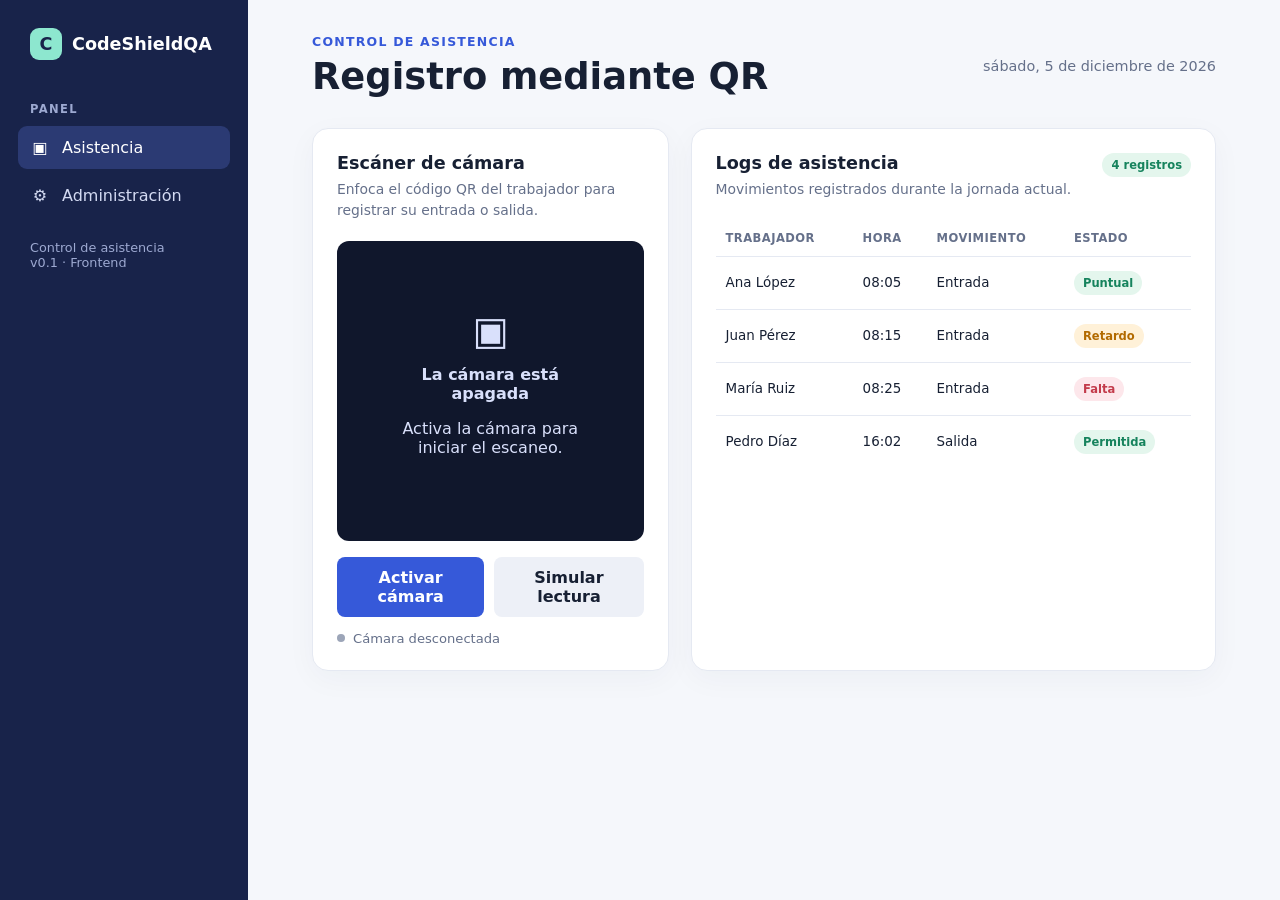
<file: frontend/index.html>
<!doctype html>
<html lang="es">
<head>
  <meta charset="utf-8">
  <meta name="viewport" content="width=device-width, initial-scale=1">
  <meta name="description" content="Registro de asistencia mediante códigos QR">
  <title>CodeShieldQA | Registro de asistencia</title>
  <style>
    :root {
      --ink: #172033;
      --muted: #65708a;
      --line: #e5e9f2;
      --surface: #ffffff;
      --background: #f5f7fb;
      --primary: #3659d9;
      --primary-dark: #2845b5;
      --success: #16835d;
      --warning: #b26a00;
      --danger: #c33b4b;
      font-family: Inter, ui-sans-serif, system-ui, -apple-system, BlinkMacSystemFont, "Segoe UI", sans-serif;
    }

    * { box-sizing: border-box; }
    body { margin: 0; color: var(--ink); background: var(--background); }
    a { color: inherit; text-decoration: none; }
    button { font: inherit; cursor: pointer; }
    .app-shell { display: flex; min-height: 100vh; }
    .sidebar { width: 248px; padding: 28px 18px; color: #fff; background: #18234a; }
    .brand { display: flex; align-items: center; gap: 10px; margin: 0 12px 42px; font-size: 1.1rem; font-weight: 800; }
    .brand-mark { display: grid; width: 32px; height: 32px; place-items: center; color: #18234a; background: #8de7cf; border-radius: 9px; font-weight: 900; }
    .nav-label { margin: 0 12px 10px; color: #9da9d1; font-size: .72rem; font-weight: 700; letter-spacing: .12em; text-transform: uppercase; }
    .nav-link { display: flex; align-items: center; gap: 12px; padding: 12px; margin-bottom: 5px; border-radius: 9px; color: #d3daf2; }
    .nav-link.active, .nav-link:hover { color: #fff; background: #2b3a73; }
    .nav-icon { width: 20px; text-align: center; }
    .sidebar-footer { margin-top: auto; padding: 18px 12px 0; color: #9da9d1; font-size: .8rem; }
    .main { flex: 1; min-width: 0; padding: 34px clamp(22px, 5vw, 64px); }
    .topbar { display: flex; justify-content: space-between; align-items: center; gap: 20px; margin-bottom: 30px; }
    .eyebrow { margin: 0 0 6px; color: var(--primary); font-size: .78rem; font-weight: 800; letter-spacing: .1em; text-transform: uppercase; }
    h1 { margin: 0; font-size: clamp(1.7rem, 3vw, 2.3rem); }
    .date { color: var(--muted); font-size: .9rem; }
    .grid { display: grid; grid-template-columns: minmax(320px, .95fr) minmax(380px, 1.4fr); gap: 22px; }
    .card { padding: 24px; background: var(--surface); border: 1px solid var(--line); border-radius: 16px; box-shadow: 0 8px 30px rgba(30, 45, 80, .04); }
    .card-header { display: flex; justify-content: space-between; align-items: flex-start; gap: 15px; margin-bottom: 20px; }
    h2 { margin: 0; font-size: 1.1rem; }
    .card-subtitle { margin: 6px 0 0; color: var(--muted); font-size: .87rem; line-height: 1.5; }
    .camera-frame { position: relative; display: grid; min-height: 300px; place-items: center; overflow: hidden; background: #10172c; border-radius: 12px; }
    .camera-frame video { display: none; width: 100%; height: 100%; min-height: 300px; object-fit: cover; }
    .camera-frame.is-live video { display: block; }
    .camera-placeholder { max-width: 250px; padding: 20px; color: #d9e0fb; text-align: center; }
    .camera-icon { margin-bottom: 12px; font-size: 2.4rem; }
    .camera-frame.is-live .camera-placeholder { display: none; }
    .scan-line { display: none; position: absolute; width: 75%; height: 2px; background: #8de7cf; box-shadow: 0 0 14px #8de7cf; animation: scan 2.2s ease-in-out infinite; }
    .camera-frame.is-live .scan-line { display: block; }
    @keyframes scan { 0%, 100% { transform: translateY(-100px); } 50% { transform: translateY(100px); } }
    .camera-actions { display: flex; gap: 10px; margin-top: 16px; }
    .button { padding: 11px 16px; border: 0; border-radius: 8px; font-weight: 700; }
    .button-primary { color: #fff; background: var(--primary); }
    .button-primary:hover { background: var(--primary-dark); }
    .button-secondary { color: var(--ink); background: #edf0f7; }
    .status { display: flex; align-items: center; gap: 8px; margin-top: 14px; color: var(--muted); font-size: .82rem; }
    .status-dot { width: 8px; height: 8px; background: #9ca5b8; border-radius: 50%; }
    .status-dot.live { background: var(--success); box-shadow: 0 0 0 4px #d8f3e8; }
    .table-wrap { overflow-x: auto; }
    table { width: 100%; border-collapse: collapse; font-size: .84rem; }
    th { padding: 11px 10px; color: var(--muted); border-bottom: 1px solid var(--line); font-size: .72rem; text-align: left; text-transform: uppercase; letter-spacing: .04em; }
    td { padding: 14px 10px; border-bottom: 1px solid var(--line); white-space: nowrap; }
    tbody tr:last-child td { border-bottom: 0; }
    .badge { display: inline-flex; padding: 5px 9px; border-radius: 999px; font-size: .72rem; font-weight: 700; }
    .badge-success { color: var(--success); background: #e4f6ed; }
    .badge-warning { color: var(--warning); background: #fff1d8; }
    .badge-danger { color: var(--danger); background: #fde7eb; }
    .empty { display: none; padding: 36px 12px; color: var(--muted); text-align: center; }
    @media (max-width: 900px) {
      .sidebar { width: 72px; padding: 20px 10px; }
      .brand { justify-content: center; margin: 0 0 34px; }
      .brand-text, .nav-label, .nav-link span:not(.nav-icon), .sidebar-footer { display: none; }
      .nav-link { justify-content: center; }
      .main { padding: 26px 18px; }
      .grid { grid-template-columns: 1fr; }
    }
    @media (max-width: 560px) {
      .topbar { align-items: flex-start; flex-direction: column; }
      .card { padding: 18px; }
    }
  </style>
</head>
<body>
  <div class="app-shell">
    <aside class="sidebar">
      <a class="brand" href="index.html"><span class="brand-mark">C</span><span class="brand-text">CodeShieldQA</span></a>
      <p class="nav-label">Panel</p>
      <nav aria-label="Navegación principal">
        <a class="nav-link active" href="index.html"><span class="nav-icon">▣</span><span>Asistencia</span></a>
        <a class="nav-link" href="admin.html"><span class="nav-icon">⚙</span><span>Administración</span></a>
      </nav>
      <p class="sidebar-footer">Control de asistencia<br>v0.1 · Frontend</p>
    </aside>

    <main class="main">
      <header class="topbar">
        <div>
          <p class="eyebrow">Control de asistencia</p>
          <h1>Registro mediante QR</h1>
        </div>
        <time class="date" id="current-date"></time>
      </header>

      <section class="grid" aria-label="Registro y actividad reciente">
        <article class="card">
          <div class="card-header">
            <div>
              <h2>Escáner de cámara</h2>
              <p class="card-subtitle">Enfoca el código QR del trabajador para registrar su entrada o salida.</p>
            </div>
          </div>
          <div class="camera-frame" id="camera-frame">
            <video id="camera" autoplay muted playsinline aria-label="Vista previa de la cámara"></video>
            <div class="camera-placeholder">
              <div class="camera-icon">▣</div>
              <strong>La cámara está apagada</strong>
              <p>Activa la cámara para iniciar el escaneo.</p>
            </div>
            <span class="scan-line" aria-hidden="true"></span>
          </div>
          <div class="camera-actions">
            <button class="button button-primary" id="camera-button" type="button">Activar cámara</button>
            <button class="button button-secondary" id="demo-button" type="button">Simular lectura</button>
          </div>
          <div class="status"><span class="status-dot" id="status-dot"></span><span id="camera-status">Cámara desconectada</span></div>
        </article>

        <article class="card">
          <div class="card-header">
            <div>
              <h2>Logs de asistencia</h2>
              <p class="card-subtitle">Movimientos registrados durante la jornada actual.</p>
            </div>
            <span class="badge badge-success" id="log-count">4 registros</span>
          </div>
          <div class="table-wrap">
            <table>
              <thead><tr><th>Trabajador</th><th>Hora</th><th>Movimiento</th><th>Estado</th></tr></thead>
              <tbody id="logs">
                <tr><td>Ana López</td><td>08:05</td><td>Entrada</td><td><span class="badge badge-success">Puntual</span></td></tr>
                <tr><td>Juan Pérez</td><td>08:15</td><td>Entrada</td><td><span class="badge badge-warning">Retardo</span></td></tr>
                <tr><td>María Ruiz</td><td>08:25</td><td>Entrada</td><td><span class="badge badge-danger">Falta</span></td></tr>
                <tr><td>Pedro Díaz</td><td>16:02</td><td>Salida</td><td><span class="badge badge-success">Permitida</span></td></tr>
              </tbody>
            </table>
            <p class="empty" id="empty-logs">Todavía no hay registros.</p>
          </div>
        </article>
      </section>
    </main>
  </div>

  <script>
    const cameraButton = document.querySelector("#camera-button");
    const demoButton = document.querySelector("#demo-button");
    const camera = document.querySelector("#camera");
    const cameraFrame = document.querySelector("#camera-frame");
    const cameraStatus = document.querySelector("#camera-status");
    const statusDot = document.querySelector("#status-dot");
    const logs = document.querySelector("#logs");
    const logCount = document.querySelector("#log-count");
    let stream;

    document.querySelector("#current-date").textContent = new Intl.DateTimeFormat("es-MX", {
      weekday: "long", day: "numeric", month: "long", year: "numeric"
    }).format(new Date());

    function setCameraStatus(isLive, message) {
      cameraFrame.classList.toggle("is-live", isLive);
      statusDot.classList.toggle("live", isLive);
      cameraStatus.textContent = message;
      cameraButton.textContent = isLive ? "Detener cámara" : "Activar cámara";
    }

    async function toggleCamera() {
      if (stream) {
        stream.getTracks().forEach((track) => track.stop());
        stream = undefined;
        camera.srcObject = null;
        setCameraStatus(false, "Cámara desconectada");
        return;
      }
      if (!navigator.mediaDevices?.getUserMedia) {
        setCameraStatus(false, "El navegador no permite acceso a la cámara");
        return;
      }
      try {
        stream = await navigator.mediaDevices.getUserMedia({ video: { facingMode: "environment" }, audio: false });
        camera.srcObject = stream;
        setCameraStatus(true, "Cámara activa · lista para escanear");
      } catch (error) {
        setCameraStatus(false, "No se pudo acceder a la cámara");
        console.error("No se pudo iniciar la cámara:", error);
      }
    }

    function addDemoLog() {
      const now = new Date();
      const time = now.toLocaleTimeString("es-MX", { hour: "2-digit", minute: "2-digit" });
      const row = document.createElement("tr");
      row.innerHTML = `<td>Lectura de demostración</td><td>${time}</td><td>Entrada</td><td><span class="badge badge-success">Puntual</span></td>`;
      logs.prepend(row);
      logCount.textContent = `${logs.rows.length} registros`;
      document.querySelector("#empty-logs").style.display = "none";
    }

    cameraButton.addEventListener("click", toggleCamera);
    demoButton.addEventListener("click", addDemoLog);
  </script>
</body>
</html>
</file>
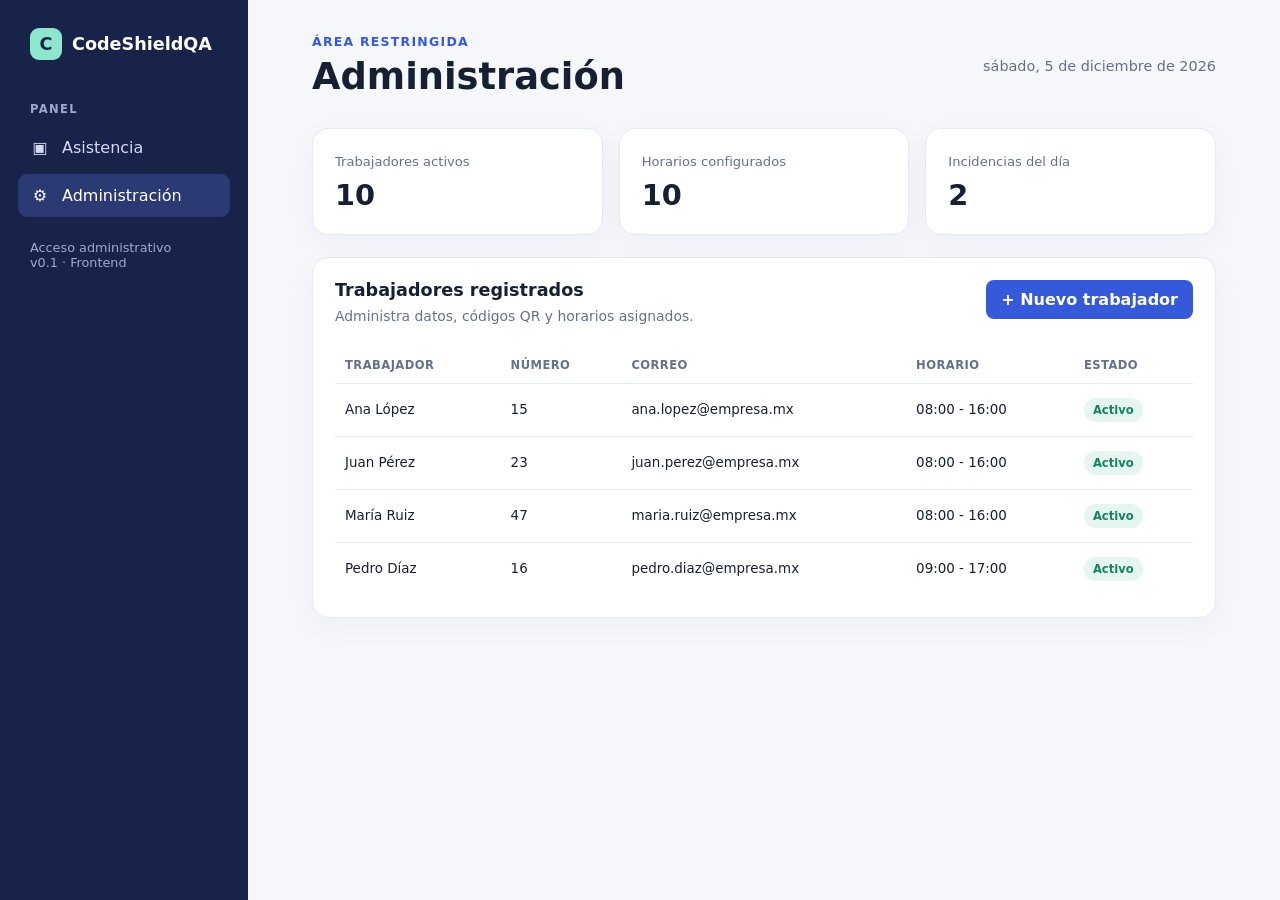
<file: frontend/admin.html>
<!doctype html>
<html lang="es">
<head>
  <meta charset="utf-8">
  <meta name="viewport" content="width=device-width, initial-scale=1">
  <meta name="description" content="Administración de trabajadores y horarios">
  <title>CodeShieldQA | Administración</title>
  <style>
    :root {
      --ink: #172033;
      --muted: #65708a;
      --line: #e5e9f2;
      --surface: #ffffff;
      --background: #f5f7fb;
      --primary: #3659d9;
      --primary-dark: #2845b5;
      --success: #16835d;
      --danger: #c33b4b;
      font-family: Inter, ui-sans-serif, system-ui, -apple-system, BlinkMacSystemFont, "Segoe UI", sans-serif;
    }
    * { box-sizing: border-box; }
    body { margin: 0; color: var(--ink); background: var(--background); }
    a { color: inherit; text-decoration: none; }
    button, input, select { font: inherit; }
    button { cursor: pointer; }
    .app-shell { display: flex; min-height: 100vh; }
    .sidebar { width: 248px; padding: 28px 18px; color: #fff; background: #18234a; }
    .brand { display: flex; align-items: center; gap: 10px; margin: 0 12px 42px; font-size: 1.1rem; font-weight: 800; }
    .brand-mark { display: grid; width: 32px; height: 32px; place-items: center; color: #18234a; background: #8de7cf; border-radius: 9px; font-weight: 900; }
    .nav-label { margin: 0 12px 10px; color: #9da9d1; font-size: .72rem; font-weight: 700; letter-spacing: .12em; text-transform: uppercase; }
    .nav-link { display: flex; align-items: center; gap: 12px; padding: 12px; margin-bottom: 5px; border-radius: 9px; color: #d3daf2; }
    .nav-link.active, .nav-link:hover { color: #fff; background: #2b3a73; }
    .nav-icon { width: 20px; text-align: center; }
    .sidebar-footer { margin-top: auto; padding: 18px 12px 0; color: #9da9d1; font-size: .8rem; }
    .main { flex: 1; min-width: 0; padding: 34px clamp(22px, 5vw, 64px); }
    .topbar { display: flex; justify-content: space-between; align-items: center; gap: 20px; margin-bottom: 30px; }
    .eyebrow { margin: 0 0 6px; color: var(--primary); font-size: .78rem; font-weight: 800; letter-spacing: .1em; text-transform: uppercase; }
    h1 { margin: 0; font-size: clamp(1.7rem, 3vw, 2.3rem); }
    .date { color: var(--muted); font-size: .9rem; }
    .stats { display: grid; grid-template-columns: repeat(3, 1fr); gap: 16px; margin-bottom: 22px; }
    .stat, .card { padding: 22px; background: var(--surface); border: 1px solid var(--line); border-radius: 16px; box-shadow: 0 8px 30px rgba(30, 45, 80, .04); }
    .stat-label { color: var(--muted); font-size: .82rem; }
    .stat-value { display: block; margin-top: 8px; font-size: 1.8rem; font-weight: 800; }
    .card-header { display: flex; justify-content: space-between; align-items: flex-start; gap: 15px; margin-bottom: 20px; }
    h2 { margin: 0; font-size: 1.1rem; }
    .card-subtitle { margin: 6px 0 0; color: var(--muted); font-size: .87rem; line-height: 1.5; }
    .button { padding: 10px 15px; border: 0; border-radius: 8px; font-weight: 700; }
    .button-primary { color: #fff; background: var(--primary); }
    .button-primary:hover { background: var(--primary-dark); }
    .button-secondary { color: var(--ink); background: #edf0f7; }
    .table-wrap { overflow-x: auto; }
    table { width: 100%; border-collapse: collapse; font-size: .84rem; }
    th { padding: 11px 10px; color: var(--muted); border-bottom: 1px solid var(--line); font-size: .72rem; text-align: left; text-transform: uppercase; letter-spacing: .04em; }
    td { padding: 14px 10px; border-bottom: 1px solid var(--line); white-space: nowrap; }
    tbody tr:last-child td { border-bottom: 0; }
    .badge { display: inline-flex; padding: 5px 9px; border-radius: 999px; color: var(--success); background: #e4f6ed; font-size: .72rem; font-weight: 700; }
    .modal { display: none; position: fixed; inset: 0; z-index: 2; place-items: center; padding: 20px; background: rgba(15, 23, 48, .55); }
    .modal.open { display: grid; }
    .modal-card { width: min(100%, 480px); padding: 26px; background: #fff; border-radius: 15px; }
    .modal-header { display: flex; justify-content: space-between; margin-bottom: 20px; }
    .close { border: 0; color: var(--muted); background: transparent; font-size: 1.4rem; }
    .form-grid { display: grid; grid-template-columns: 1fr 1fr; gap: 14px; }
    .form-field { display: flex; flex-direction: column; gap: 6px; }
    .form-field.full { grid-column: 1 / -1; }
    label { color: var(--muted); font-size: .78rem; font-weight: 700; }
    input, select { width: 100%; padding: 10px 11px; border: 1px solid var(--line); border-radius: 8px; color: var(--ink); background: #fff; }
    .form-actions { display: flex; justify-content: flex-end; gap: 10px; margin-top: 22px; }
    @media (max-width: 900px) {
      .sidebar { width: 72px; padding: 20px 10px; }
      .brand { justify-content: center; margin: 0 0 34px; }
      .brand-text, .nav-label, .nav-link span:not(.nav-icon), .sidebar-footer { display: none; }
      .nav-link { justify-content: center; }
      .main { padding: 26px 18px; }
    }
    @media (max-width: 560px) {
      .topbar { align-items: flex-start; flex-direction: column; }
      .stats { grid-template-columns: 1fr; }
      .card, .stat { padding: 18px; }
      .form-grid { grid-template-columns: 1fr; }
      .form-field.full { grid-column: auto; }
    }
  </style>
</head>
<body>
  <div class="app-shell">
    <aside class="sidebar">
      <a class="brand" href="index.html"><span class="brand-mark">C</span><span class="brand-text">CodeShieldQA</span></a>
      <p class="nav-label">Panel</p>
      <nav aria-label="Navegación principal">
        <a class="nav-link" href="index.html"><span class="nav-icon">▣</span><span>Asistencia</span></a>
        <a class="nav-link active" href="admin.html"><span class="nav-icon">⚙</span><span>Administración</span></a>
      </nav>
      <p class="sidebar-footer">Acceso administrativo<br>v0.1 · Frontend</p>
    </aside>

    <main class="main">
      <header class="topbar">
        <div>
          <p class="eyebrow">Área restringida</p>
          <h1>Administración</h1>
        </div>
        <time class="date" id="current-date"></time>
      </header>

      <section class="stats" aria-label="Resumen de trabajadores">
        <div class="stat"><span class="stat-label">Trabajadores activos</span><strong class="stat-value">10</strong></div>
        <div class="stat"><span class="stat-label">Horarios configurados</span><strong class="stat-value">10</strong></div>
        <div class="stat"><span class="stat-label">Incidencias del día</span><strong class="stat-value">2</strong></div>
      </section>

      <section class="card">
        <div class="card-header">
          <div>
            <h2>Trabajadores registrados</h2>
            <p class="card-subtitle">Administra datos, códigos QR y horarios asignados.</p>
          </div>
          <button class="button button-primary" id="add-button" type="button">+ Nuevo trabajador</button>
        </div>
        <div class="table-wrap">
          <table>
            <thead><tr><th>Trabajador</th><th>Número</th><th>Correo</th><th>Horario</th><th>Estado</th></tr></thead>
            <tbody id="workers">
              <tr><td>Ana López</td><td>15</td><td>ana.lopez@empresa.mx</td><td>08:00 - 16:00</td><td><span class="badge">Activo</span></td></tr>
              <tr><td>Juan Pérez</td><td>23</td><td>juan.perez@empresa.mx</td><td>08:00 - 16:00</td><td><span class="badge">Activo</span></td></tr>
              <tr><td>María Ruiz</td><td>47</td><td>maria.ruiz@empresa.mx</td><td>08:00 - 16:00</td><td><span class="badge">Activo</span></td></tr>
              <tr><td>Pedro Díaz</td><td>16</td><td>pedro.diaz@empresa.mx</td><td>09:00 - 17:00</td><td><span class="badge">Activo</span></td></tr>
            </tbody>
          </table>
        </div>
      </section>
    </main>
  </div>

  <div class="modal" id="worker-modal" role="dialog" aria-modal="true" aria-labelledby="modal-title">
    <form class="modal-card" id="worker-form">
      <div class="modal-header"><h2 id="modal-title">Nuevo trabajador</h2><button class="close" id="close-button" type="button" aria-label="Cerrar">×</button></div>
      <div class="form-grid">
        <div class="form-field full"><label for="name">Nombre completo</label><input id="name" name="name" required placeholder="Nombre y apellidos"></div>
        <div class="form-field"><label for="number">Número de empleado</label><input id="number" name="number" required inputmode="numeric" placeholder="Ej. 52"></div>
        <div class="form-field"><label for="schedule">Horario</label><select id="schedule" name="schedule"><option>08:00 - 16:00</option><option>09:00 - 17:00</option><option>08:00 - 13:00 / 17:00 - 20:00</option></select></div>
        <div class="form-field full"><label for="email">Correo electrónico</label><input id="email" name="email" type="email" required placeholder="nombre@empresa.mx"></div>
      </div>
      <div class="form-actions"><button class="button button-secondary" id="cancel-button" type="button">Cancelar</button><button class="button button-primary" type="submit">Guardar trabajador</button></div>
    </form>
  </div>

  <script>
    const modal = document.querySelector("#worker-modal");
    const form = document.querySelector("#worker-form");
    const workers = document.querySelector("#workers");
    document.querySelector("#current-date").textContent = new Intl.DateTimeFormat("es-MX", {
      weekday: "long", day: "numeric", month: "long", year: "numeric"
    }).format(new Date());

    function closeModal() { modal.classList.remove("open"); }
    document.querySelector("#add-button").addEventListener("click", () => modal.classList.add("open"));
    document.querySelector("#close-button").addEventListener("click", closeModal);
    document.querySelector("#cancel-button").addEventListener("click", closeModal);
    modal.addEventListener("click", (event) => { if (event.target === modal) closeModal(); });
    form.addEventListener("submit", (event) => {
      event.preventDefault();
      const data = new FormData(form);
      const row = document.createElement("tr");
      row.innerHTML = `<td>${data.get("name")}</td><td>${data.get("number")}</td><td>${data.get("email")}</td><td>${data.get("schedule")}</td><td><span class="badge">Activo</span></td>`;
      workers.append(row);
      form.reset();
      closeModal();
    });
  </script>
</body>
</html>
</file>
